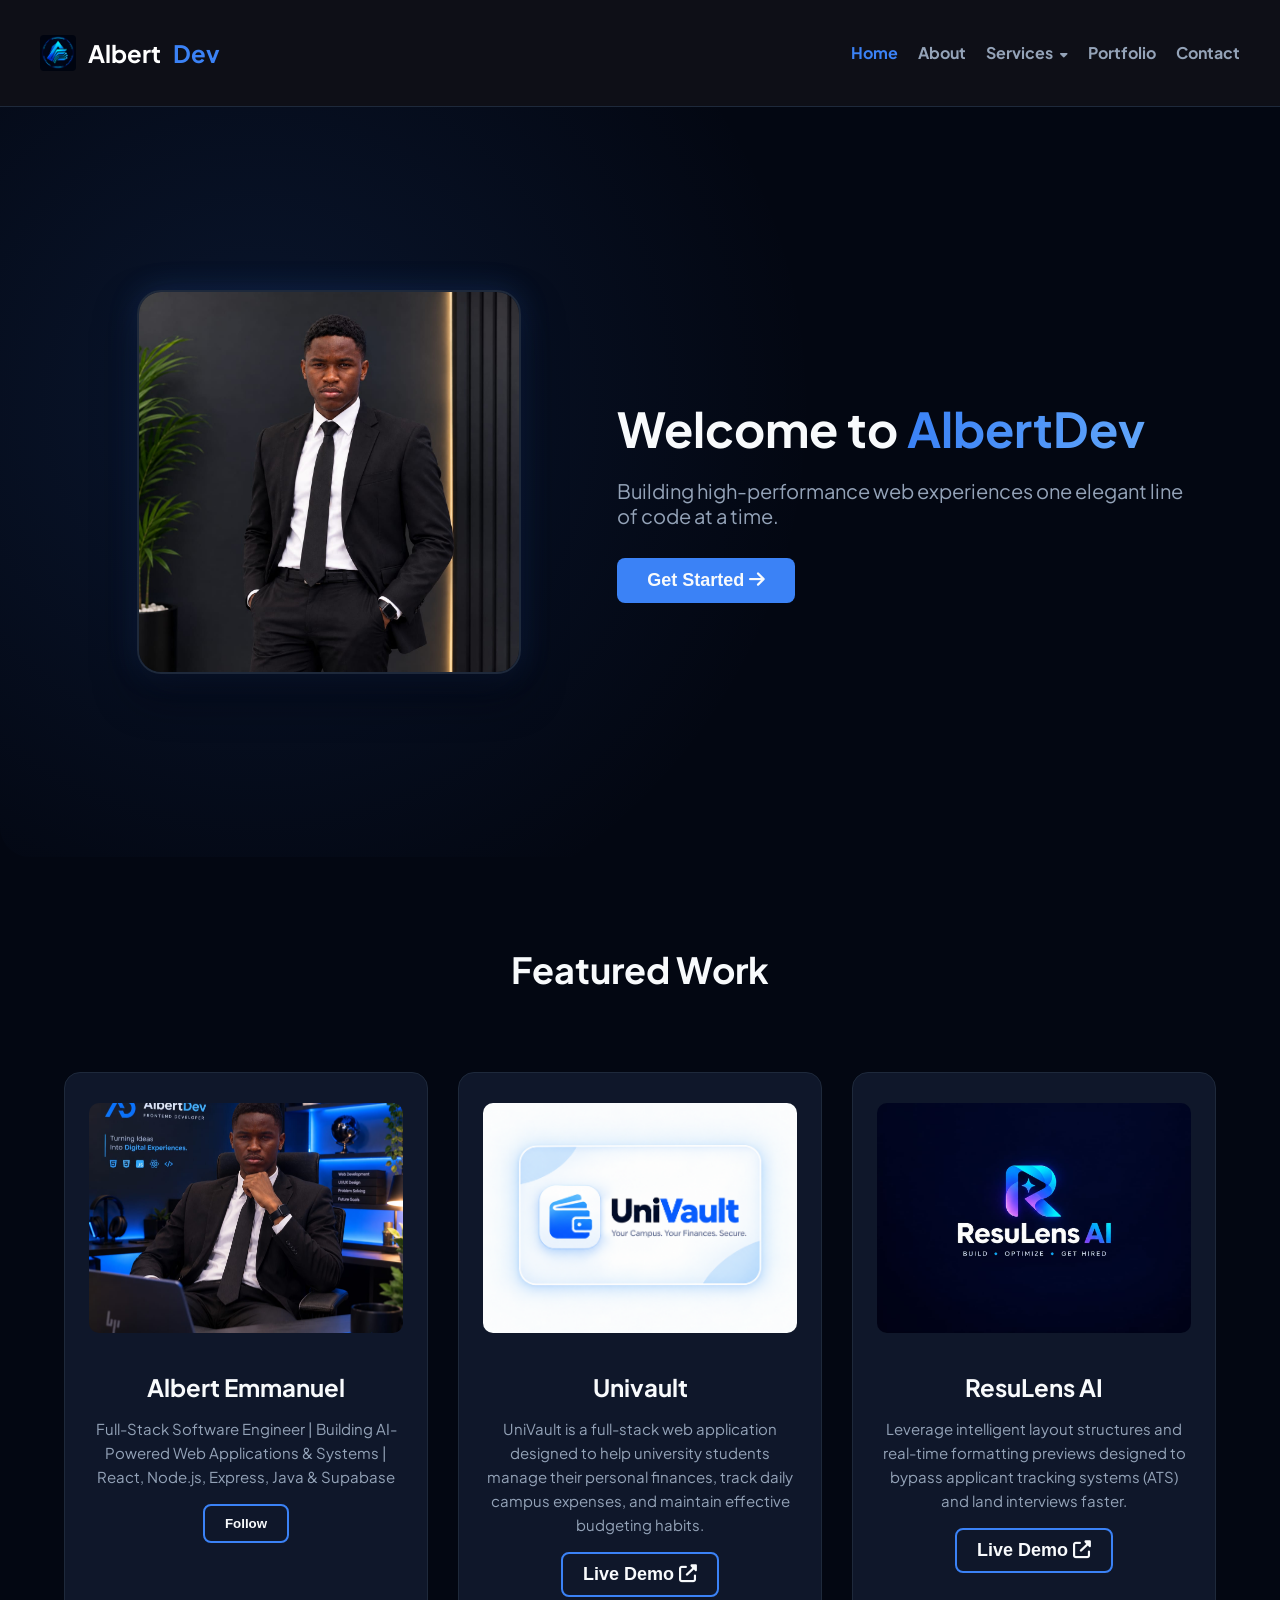
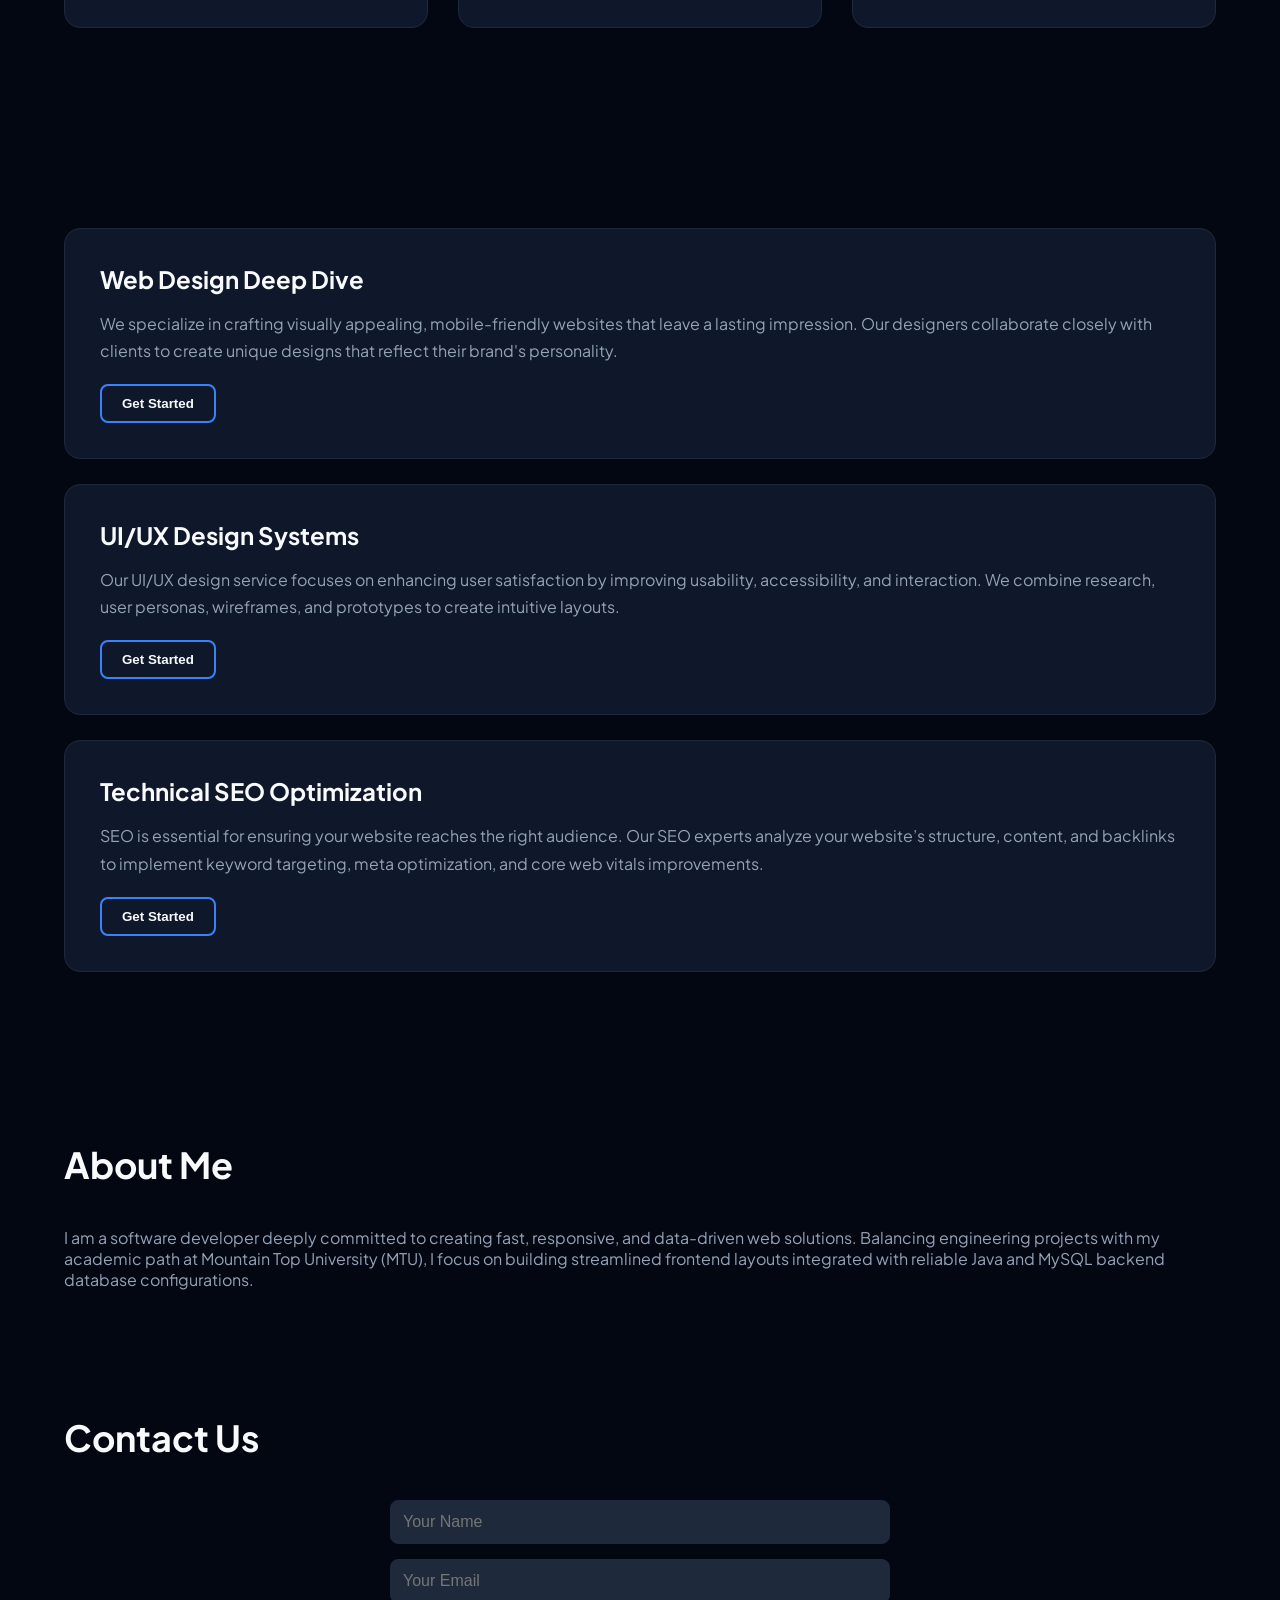
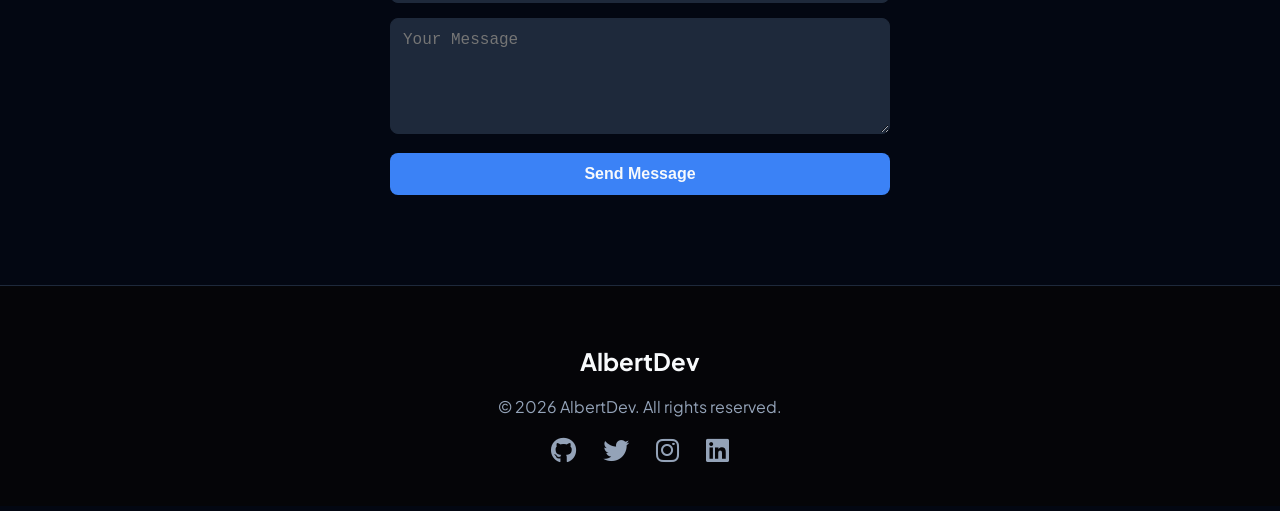
<file: index.html>
<!DOCTYPE html>
<html lang="en">
<head>
    <meta charset="UTF-8">
    <meta name="viewport" content="width=device-width, initial-scale=1.0">
    <title>AlbertDev Portfolio</title>
    <link rel="preconnect" href="https://fonts.googleapis.com">
    <link rel="preconnect" href="https://fonts.gstatic.com" crossorigin>
    <link href="https://fonts.googleapis.com/css2?family=Plus+Jakarta+Sans:wght@400;600;700&display=swap" rel="stylesheet">
    <link rel="stylesheet" href="style.css">
    <link rel="stylesheet" href="https://cdnjs.cloudflare.com/ajax/libs/font-awesome/6.5.0/css/all.min.css">
</head>
<body>

<nav class="navbar">
    <h1 class="logo">
        <img src="Albert image logo.png" alt="AlbertDev Logo" class="logo-icon"> Albert<span>Dev</span>
    </h1>
    <div class="nav-toggle">&#9776;</div>
    <ul class="nav-links">
        <li><a href="#hero" class="active">Home</a></li>
        <li><a href="about.html">About</a></li>
        <li class="dropdown">
            <a href="#services" class="dropdown-trigger">Services <i class="fas fa-caret-down"></i></a>
            <ul class="dropdown-menu">
                <li><a href="contact.html">Web Design</a></li>
                <li><a href="contact.html">UI/UX Design</a></li>
                <li><a href="contact.html">SEO Optimization</a></li>
            </ul>
        </li>
        <li><a href="#cards-section">Portfolio</a></li>
        <li><a href="contact.html">Contact</a></li>
    </ul>
</nav>

<section id="hero" class="hero">
    <div class="hero-container">
        
        <div class="hero-image-side">
            <img src="heroimg.jpeg" alt="Albert Emmanuel" class="profile-avatar">
        </div>
        
        <div class="hero-text-side">
            <h1>Welcome to <span class="text-gradient">AlbertDev</span></h1>
            <p>Building high-performance web experiences one elegant line of code at a time.</p>
            <button class="btn-primary" onclick="scrollToCards()">Get Started <i class="fas fa-arrow-right"></i></button>
        </div>

    </div>
</section>

<section id="cards-section" class="portfolio-section">
    <h2 class="section-title">Featured Work</h2>
    <div class="container grid-3">

        <div class="card portfolio-card profile-card">
            <div class="card-img-wrapper">
                <img src="Albertcardimg.jpeg" alt="Albert Emmanuel" loading="lazy">
            </div>
            <h2>Albert Emmanuel</h2>
            <p class="subtitle">Full-Stack Software Engineer | Building AI-Powered Web Applications & Systems | React, Node.js, Express, Java & Supabase</p>
            <button class="btn-secondary" onclick="window.location.href='mywork.html'">Follow</button>
        </div>

        <div class="card portfolio-card">
            <div class="card-img-wrapper">
                <img src="univaultlogo1.png" alt="Univault" loading="lazy">
            </div>
            <h2>Univault</h2>
            <p>UniVault is a full-stack web application designed to help university students manage their personal finances, track daily campus expenses, and maintain effective budgeting habits.</p>
            <button class="btn-primary" onclick="window.open('https://univault-web-bepi.vercel.app/')">Live Demo <i class="fas fa-external-link-alt"></i></button>
        </div>

        <div class="card portfolio-card">
            <div class="card-img-wrapper">
                <img src="ResuLens AI.jpeg" alt="Bright's Apparel" loading="lazy">
            </div>
            <h2>ResuLens AI</h2>
            <p>Leverage intelligent layout structures and real-time formatting previews designed to bypass applicant tracking systems (ATS) and land interviews faster.</p>
            <button class="btn-primary" onclick="window.open('https://resulens-ai-app.vercel.app/')">Live Demo <i class="fas fa-external-link-alt"></i></button>
        </div>
 </div>
</section>
    <section id="services" class="detailed-services">
    <div class="container grid-3">
        
        <div class="detailed-card">
            <h2>Web Design Deep Dive</h2>
            <p>We specialize in crafting visually appealing, mobile-friendly websites that leave a lasting impression. Our designers collaborate closely with clients to create unique designs that reflect their brand's personality.</p>
            <button class="btn-secondary" onclick="window.location.href='contact.html'">Get Started</button>
        </div>

        <div class="detailed-card">
            <h2>UI/UX Design Systems</h2>
            <p>Our UI/UX design service focuses on enhancing user satisfaction by improving usability, accessibility, and interaction. We combine research, user personas, wireframes, and prototypes to create intuitive layouts.</p>
            <button class="btn-secondary" onclick="window.location.href='contact.html'">Get Started</button>
        </div>

        <div class="detailed-card">
            <h2>Technical SEO Optimization</h2>
            <p>SEO is essential for ensuring your website reaches the right audience. Our SEO experts analyze your website’s structure, content, and backlinks to implement keyword targeting, meta optimization, and core web vitals improvements.</p>
            <button class="btn-secondary" onclick="window.location.href='contact.html'">Get Started</button>
        </div>

    </div>
</section>

<section id="about-section" class="about-section">
    <div class="container">
        <h2 class="section-title">About Me</h2>
        <div class="about-content">
            <p>I am a software developer deeply committed to creating fast, responsive, and data-driven web solutions. Balancing engineering projects with my academic path at Mountain Top University (MTU), I focus on building streamlined frontend layouts integrated with reliable Java and MySQL backend database configurations.</p>
        </div>
    </div>
</section>

<!-- Section 4: Contact Section (Synchronized Formspree Handler) -->
<section id="contact-section" class="contact-section">
    <div class="container">
        <h2 class="section-title">Contact Us</h2>
        <form id="contactForm" class="contact-form" action="https://formspree.io/f/maqdkdrg" method="POST">
            <div class="form-group">
                <input type="text" name="name" placeholder="Your Name" required>
            </div>
            <div class="form-group">
                <input type="email" name="email" placeholder="Your Email" required>
            </div>
            <div class="form-group">
                <textarea name="message" rows="5" placeholder="Your Message" required></textarea>
            </div>
            <button type="submit" class="btn-primary">Send Message</button>
        </form>

        <p id="successMessage" class="success-message" style="margin-top: 15px; display: none; font-weight: bold; color: #10B981;"></p>
    </div>
</section>

<footer class="footer">
    <div class="footer-content">
        <h2>Albert<span class="text-purple">Dev</span></h2>
        <p>© 2026 AlbertDev. All rights reserved.</p>
        <div class="social-icons">
            <a href="#"><i class="fab fa-github"></i></a>
            <a href="#"><i class="fab fa-twitter"></i></a>
            <a href="#"><i class="fab fa-instagram"></i></a>
            <a href="#"><i class="fab fa-linkedin"></i></a>
        </div>
    </div>
</footer>

<button id="backToTop" title="Go to top">↑</button>

<script>
    const toggle = document.querySelector('.nav-toggle');
    const navLinks = document.querySelector('.nav-links');
    toggle.addEventListener('click', () => navLinks.classList.toggle('active'));

    function scrollToCards() {
        document.getElementById('cards-section').scrollIntoView({ behavior: 'smooth' });
    }

    const backToTop = document.getElementById("backToTop");
    window.onscroll = function() {
        if (document.body.scrollTop > 300 || document.documentElement.scrollTop > 300) {
            backToTop.style.display = "block";
        } else {
            backToTop.style.display = "none";
        }
    };

    backToTop.addEventListener("click", () => {
        window.scrollTo({ top: 0, behavior: "smooth" });
    });
  // Formspree AJAX Submission Handler (Matched to contact.html)
const form = document.getElementById("contactForm");
const successMessage = document.getElementById("successMessage");

form.addEventListener("submit", function(e) {
    e.preventDefault(); 

    const data = new FormData(form);

    fetch(form.action, {
        method: "POST",
        body: data,
        headers: { 'Accept': 'application/json' }
    })
    .then(response => {
        if(response.ok) {
            successMessage.textContent = "✅ Thank you! Your message has been sent.";
            successMessage.style.color = "#10B981";
            successMessage.style.display = "block";
            form.reset();
        } else {
            successMessage.textContent = "⚠️ Oops! Something went wrong. Try again.";
            successMessage.style.color = "#EF4444";
            successMessage.style.display = "block";
        }
    })
    .catch(() => {
        successMessage.textContent = "⚠️ Oops! Something went wrong. Try again.";
        successMessage.style.color = "#EF4444";
        successMessage.style.display = "block";
    });
});
</script>
</body>
</html>
</file>
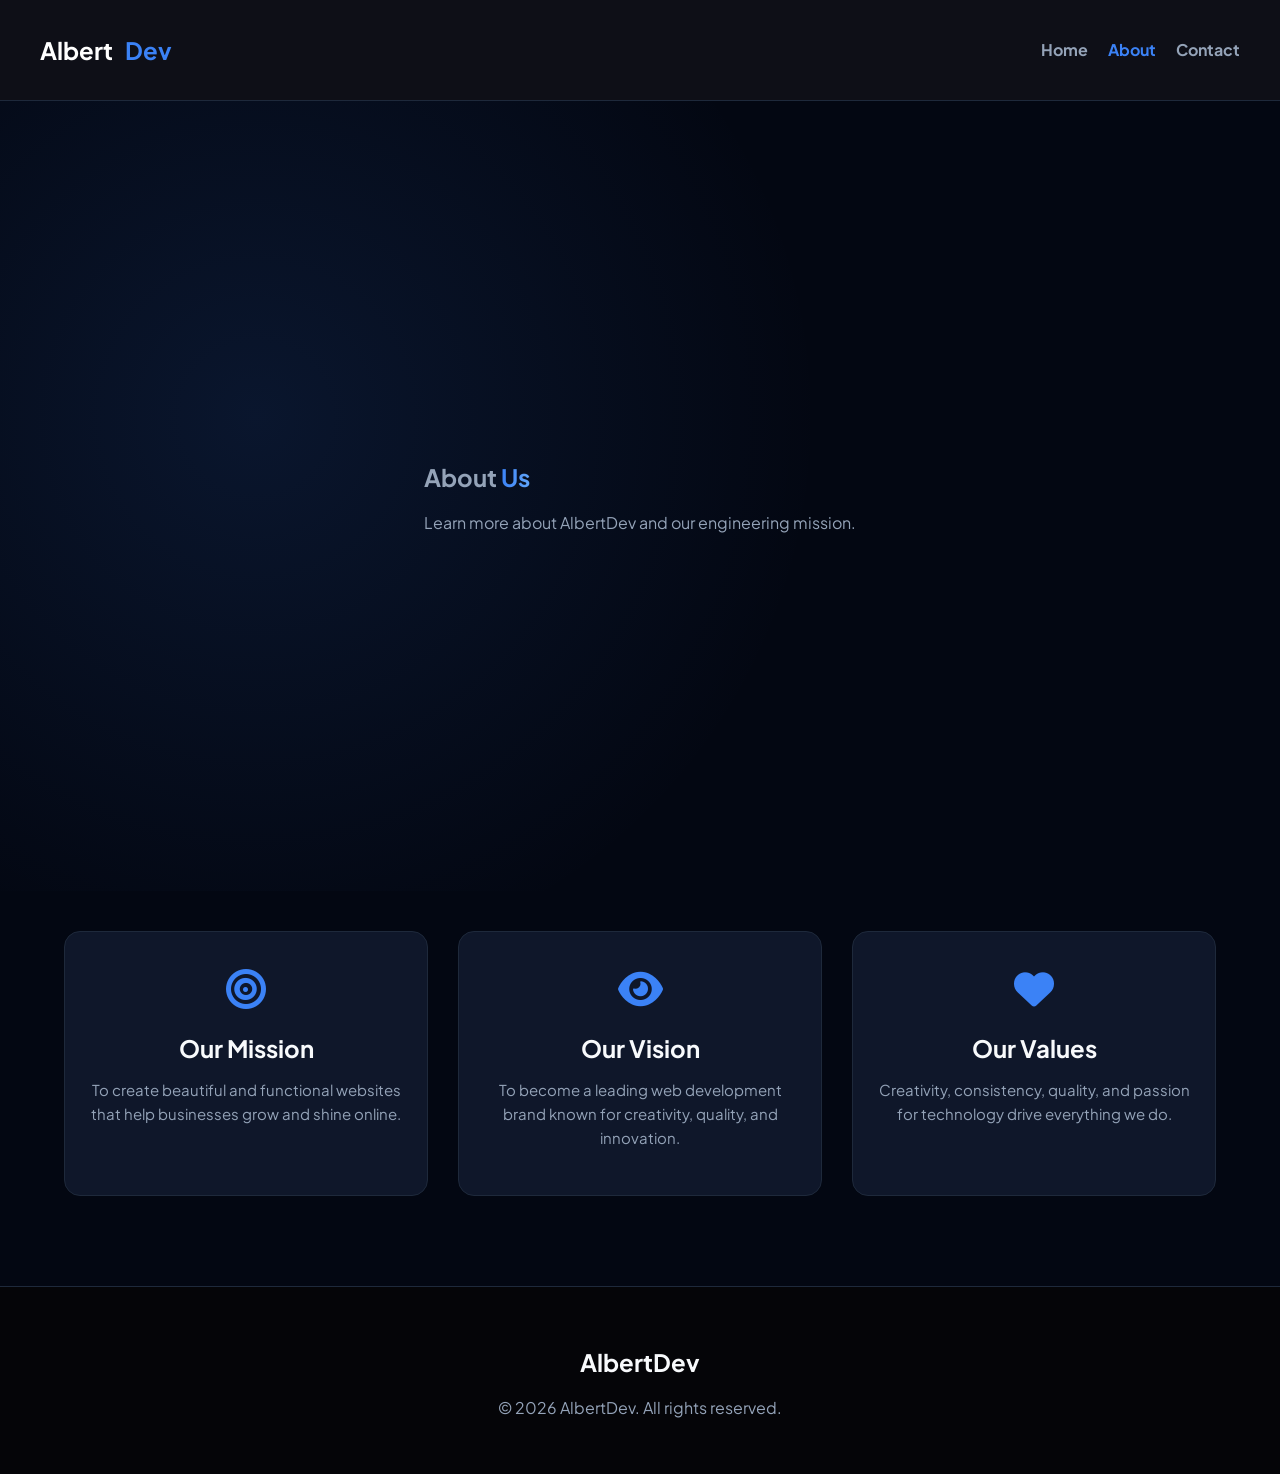
<file: about.html>
<!DOCTYPE html>
<html lang="en">
<head>
    <meta charset="UTF-8">
    <title>About Us - AlbertDev</title>
    <link rel="preconnect" href="https://fonts.googleapis.com">
    <link rel="preconnect" href="https://fonts.gstatic.com" crossorigin>
    <link href="https://fonts.googleapis.com/css2?family=Plus+Jakarta+Sans:wght@400;600;700&display=swap" rel="stylesheet">
    <link rel="stylesheet" href="style.css">
    <link rel="stylesheet" href="https://cdnjs.cloudflare.com/ajax/libs/font-awesome/6.5.0/css/all.min.css">
    <meta name="viewport" content="width=device-width, initial-scale=1.0">
</head>
<body>

    <nav class="navbar">
        <h1 class="logo">Albert<span>Dev</span></h1>
        <ul class="nav-links">
            <li><a href="index.html">Home</a></li>
            <li><a href="about.html" class="active">About</a></li>
            <li><a href="contact.html">Contact</a></li>
        </ul>
    </nav>

    <section class="hero small-hero">
        <div class="hero-content">
            <h1>About <span class="text-gradient">Us</span></h1>
            <p>Learn more about AlbertDev and our engineering mission.</p>
        </div>
    </section>

    <div class="container">
        <div class="grid-3">
            
            <div class="card">
                <div class="card-icon"><i class="fas fa-bullseye" style="color: var(--accent-purple);"></i></div>
                <h2>Our Mission</h2>
                <p>To create beautiful and functional websites that help businesses grow and shine online.</p>
            </div>

            <div class="card">
                <div class="card-icon"><i class="fas fa-eye" style="color: var(--accent-purple);"></i></div>
                <h2>Our Vision</h2>
                <p>To become a leading web development brand known for creativity, quality, and innovation.</p>
            </div>

            <div class="card">
                <div class="card-icon"><i class="fas fa-heart" style="color: var(--accent-purple);"></i></div>
                <h2>Our Values</h2>
                <p>Creativity, consistency, quality, and passion for technology drive everything we do.</p>
            </div>

        </div>
    </div>

    <footer class="footer">
        <div class="footer-content">
            <h2>Albert<span class="text-purple">Dev</span></h2>
            <p>© 2026 AlbertDev. All rights reserved.</p>
        </div>
    </footer>

</body>
</html>
</file>
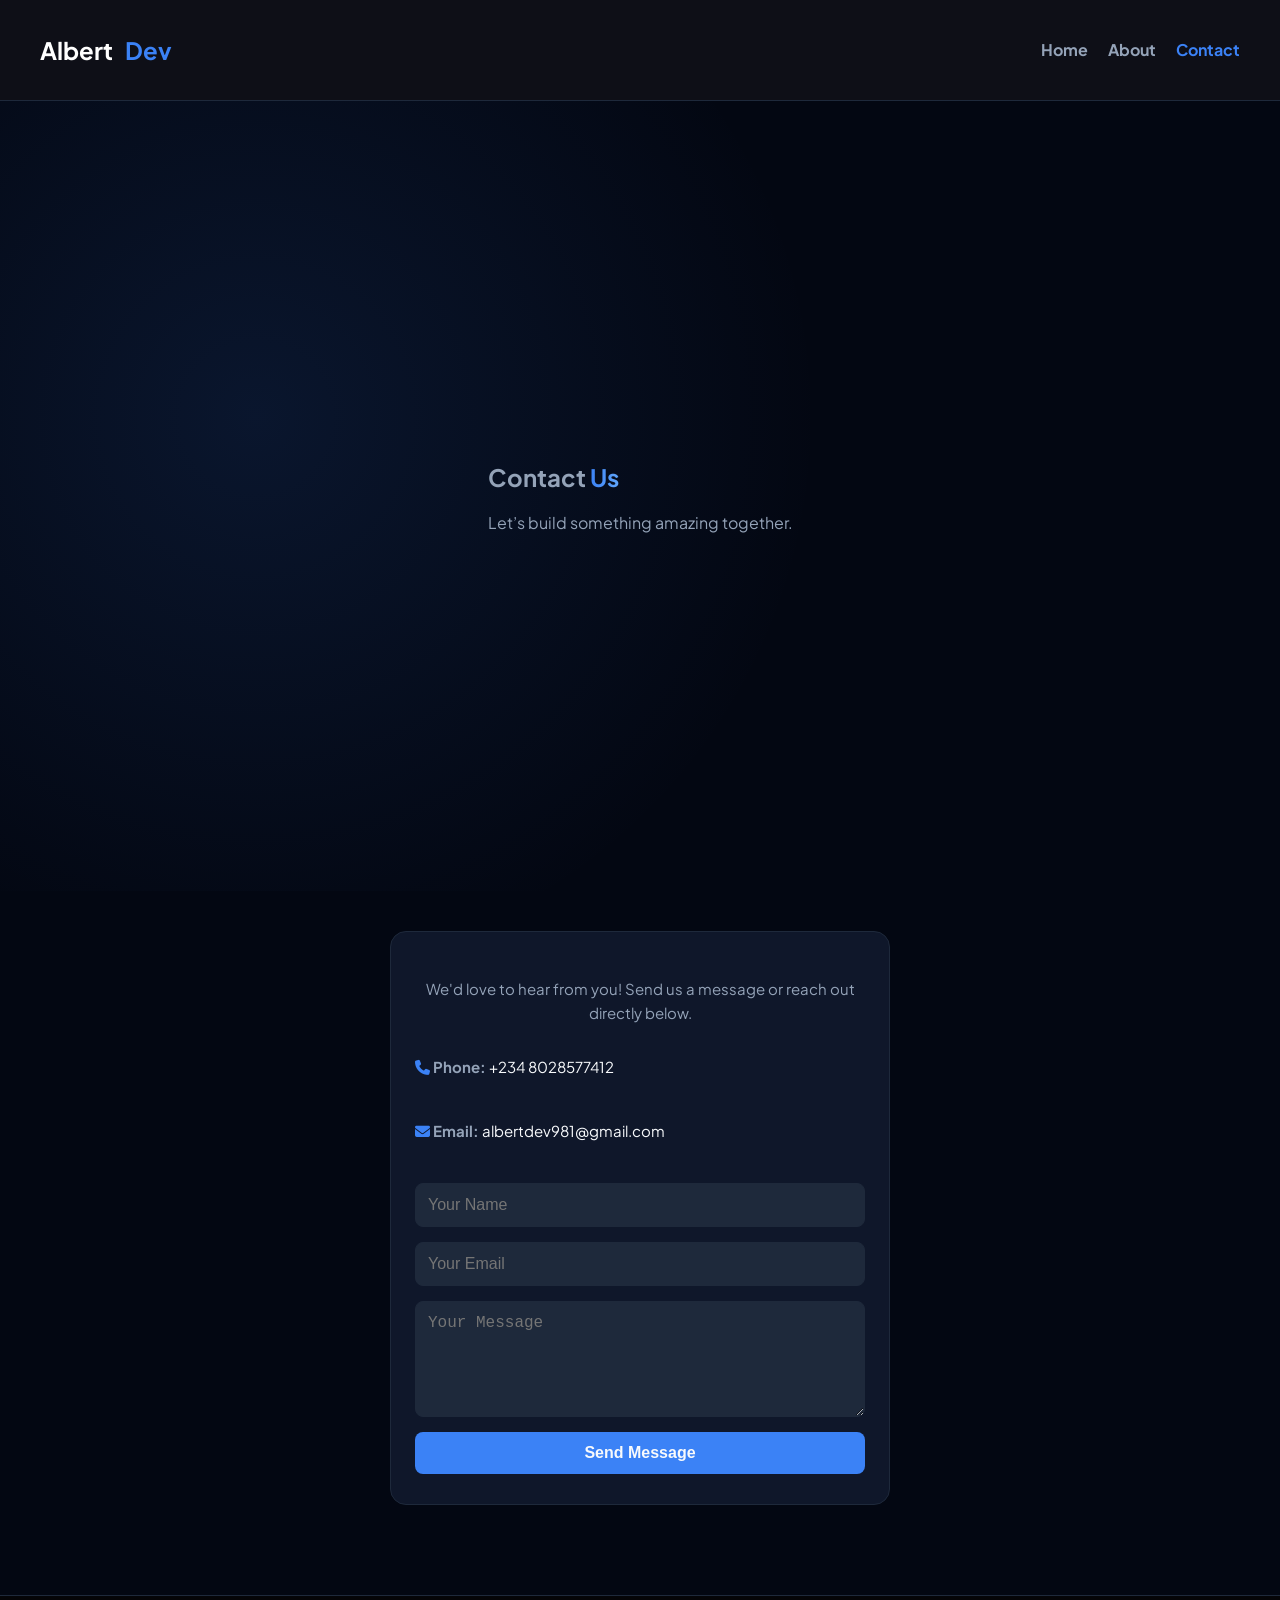
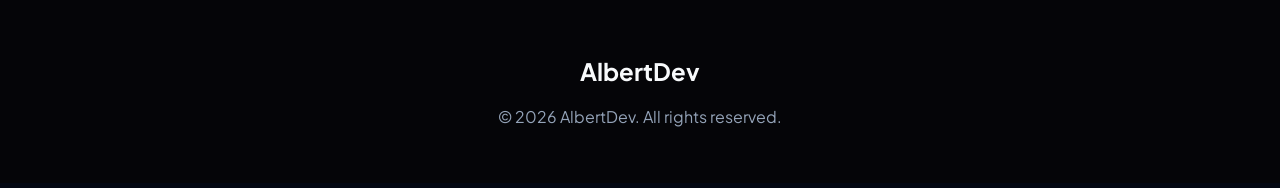
<file: contact.html>
<!DOCTYPE html>
<html lang="en">
<head>
    <meta charset="UTF-8">
    <title>Contact Us - AlbertDev</title>
    <link rel="preconnect" href="https://fonts.googleapis.com">
    <link rel="preconnect" href="https://fonts.gstatic.com" crossorigin>
    <link href="https://fonts.googleapis.com/css2?family=Plus+Jakarta+Sans:wght@400;600;700&display=swap" rel="stylesheet">
    <link rel="stylesheet" href="style.css">
    <link rel="stylesheet" href="https://cdnjs.cloudflare.com/ajax/libs/font-awesome/6.5.0/css/all.min.css">
    <meta name="viewport" content="width=device-width, initial-scale=1.0">
</head>
<body>

    <nav class="navbar">
        <h1 class="logo">Albert<span>Dev</span></h1>
        <ul class="nav-links">
            <li><a href="index.html">Home</a></li>
            <li><a href="about.html">About</a></li>
            <li><a href="contact.html" class="active">Contact</a></li>
        </ul>
    </nav>

    <section class="hero small-hero">
        <div class="hero-content">
            <h1>Contact <span class="text-gradient">Us</span></h1>
            <p>Let’s build something amazing together.</p>
        </div>
    </section>

    <div class="container" style="display: flex; justify-content: center;">
        <div class="card contact-card-wrapper" style="width: 500px; max-width: 95%;">

            <p class="contact-note">
                We'd love to hear from you! Send us a message or reach out directly below.
            </p>

            <div class="contact-info" style="margin-bottom: 25px; text-align: left; display: flex; flex-direction: column; gap: 10px;">
                <p><strong><i class="fas fa-phone" style="color: var(--accent-purple);"></i> Phone:</strong> 
                    <a href="tel:+2348028577412" style="color: var(--text-primary); text-decoration: none;">+234 8028577412</a>
                </p>

                <p><strong><i class="fas fa-envelope" style="color: var(--accent-purple);"></i> Email:</strong> 
                    <a href="mailto:albertdev981@email.com" style="color: var(--text-primary); text-decoration: none;">albertdev981@gmail.com</a>
                </p>
            </div>

            <form id="contactForm" class="contact-form" action="https://formspree.io/f/maqdkdrg" method="POST">
                <input type="text" name="name" placeholder="Your Name" required>
                <input type="email" name="email" placeholder="Your Email" required>
                <textarea name="message" rows="5" placeholder="Your Message" required></textarea>
                <button type="submit" style="width: 100%;">Send Message</button>
            </form>

            <p id="successMessage" class="success-message" style="margin-top: 15px; display: none; font-weight: bold; color: #10B981;"></p>

        </div>
    </div>

    <footer class="footer">
        <div class="footer-content">
            <h2>Albert<span class="text-purple">Dev</span></h2>
            <p>© 2026 AlbertDev. All rights reserved.</p>
        </div>
    </footer>

    <script>
        const form = document.getElementById("contactForm");
        const successMessage = document.getElementById("successMessage");

        form.addEventListener("submit", function(e) {
            e.preventDefault(); 

            const data = new FormData(form);

            fetch(form.action, {
                method: "POST",
                body: data,
                headers: { 'Accept': 'application/json' }
            })
            .then(response => {
                if(response.ok) {
                    successMessage.textContent = "✅ Thank you! Your message has been sent.";
                    successMessage.style.display = "block";
                    form.reset();
                } else {
                    successMessage.textContent = "⚠️ Oops! Something went wrong. Try again.";
                    successMessage.style.color = "#EF4444";
                    successMessage.style.display = "block";
                }
            })
            .catch(() => {
                successMessage.textContent = "⚠️ Oops! Something went wrong. Try again.";
                successMessage.style.color = "#EF4444";
                successMessage.style.display = "block";
            });
        });
    </script>
</body>
</html>
</file>
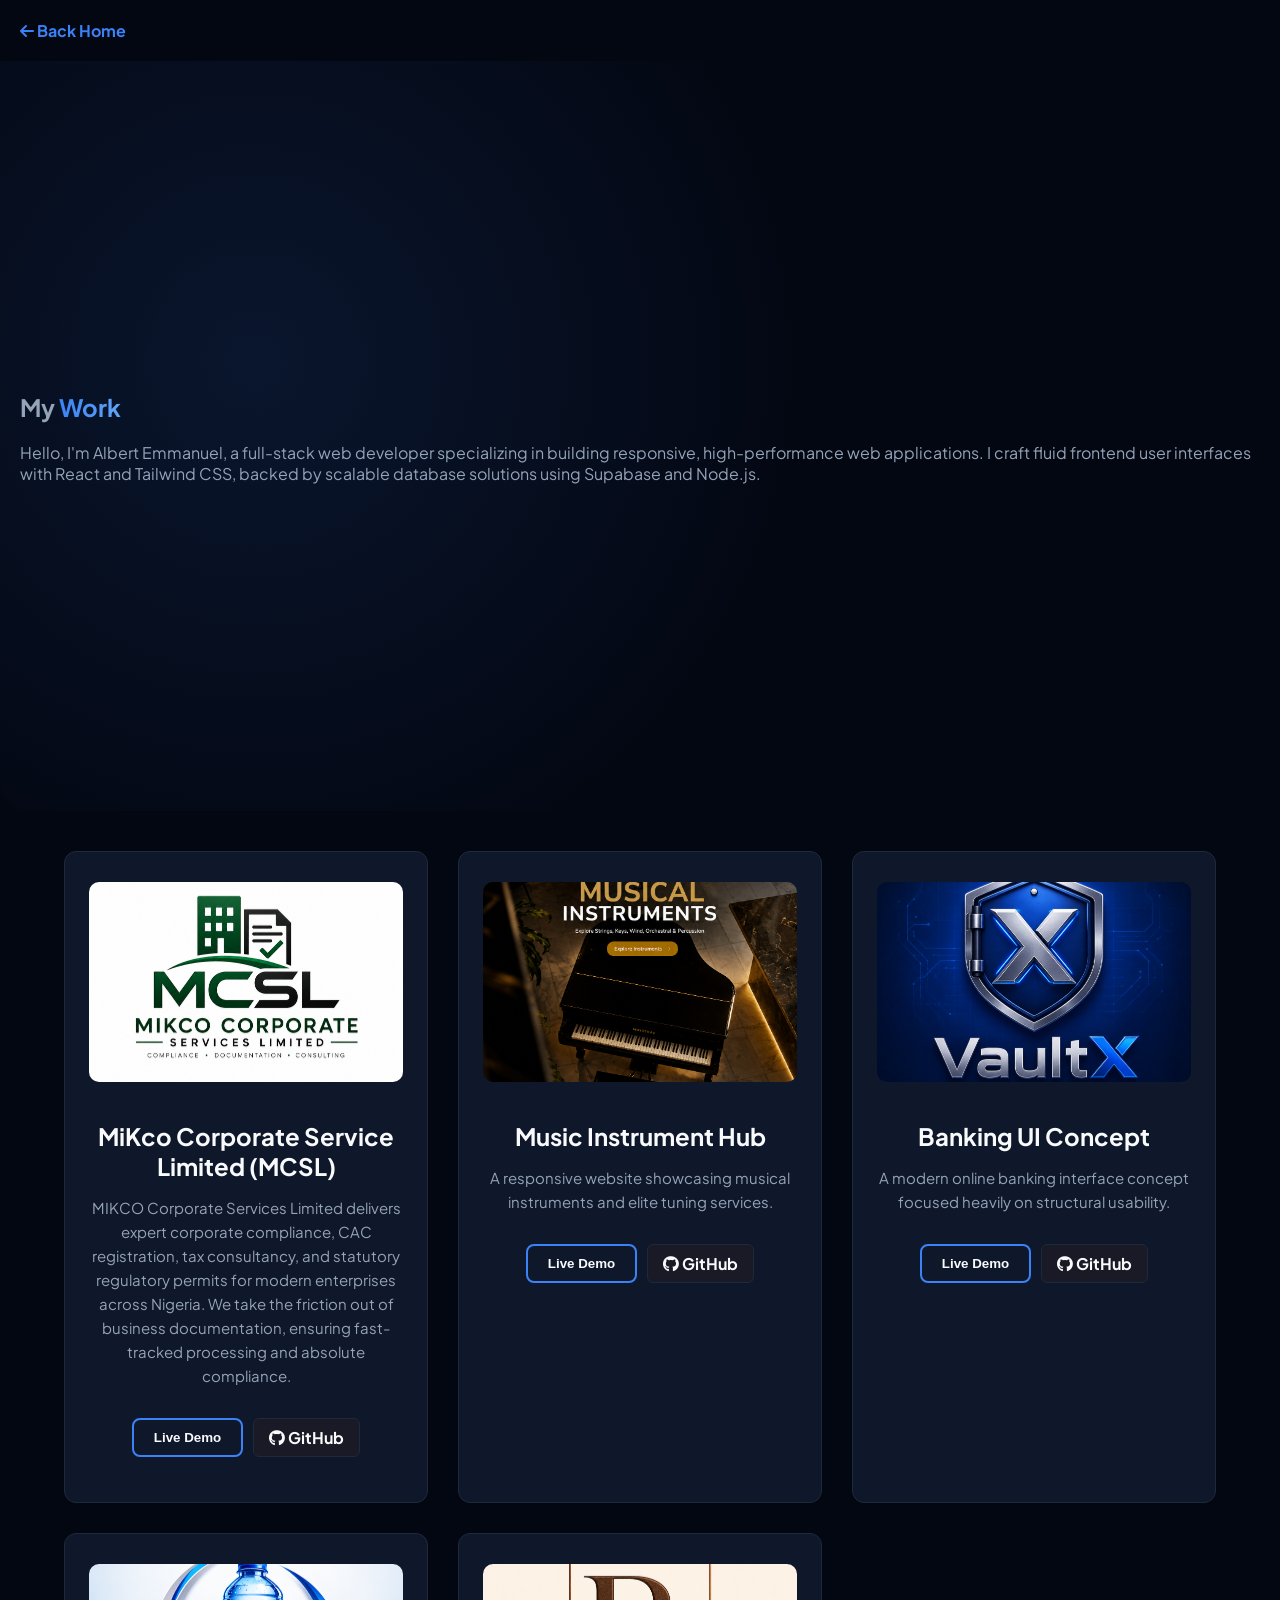
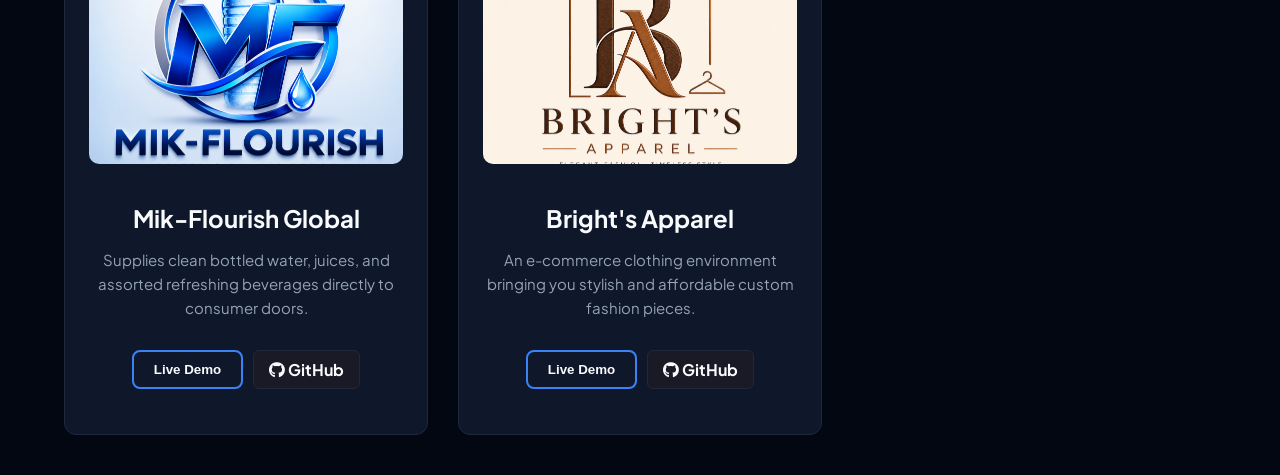
<file: mywork.html>
<!DOCTYPE html>
<html lang="en">
<head>
    <meta charset="UTF-8">
    <meta name="viewport" content="width=device-width, initial-scale=1.0">
    <title>My Work | AlbertDev</title>
    <link rel="preconnect" href="https://fonts.googleapis.com">
    <link rel="preconnect" href="https://fonts.gstatic.com" crossorigin>
    <link href="https://fonts.googleapis.com/css2?family=Plus+Jakarta+Sans:wght@400;600;700&display=swap" rel="stylesheet">
    <link rel="stylesheet" href="style.css">
    <link rel="stylesheet" href="https://cdnjs.cloudflare.com/ajax/libs/font-awesome/6.5.0/css/all.min.css">
</head>
<body>

    <a href="index.html" class="back-home"><i class="fas fa-arrow-left"></i> Back Home</a>

    <section class="hero">
        <div class="hero-content">
            <h1>My <span class="text-gradient">Work</span></h1>
            <p>
               Hello, I'm Albert Emmanuel, a full-stack web developer specializing in building responsive, high-performance web applications. I craft fluid frontend user interfaces with React and Tailwind CSS, backed by scalable database solutions using Supabase and Node.js.
            </p>
        </div>
    </section>

    <section class="container">
        <div class="grid-3">

          
                  
              <div class="card project-card">
                <img src="MCSLlogo.png" alt="MCSL" loading="lazy">
                <h2>MiKco Corporate Service Limited (MCSL)</h2>
                <p>MIKCO Corporate Services Limited delivers expert corporate compliance, CAC registration, tax consultancy, and statutory regulatory permits for modern enterprises across Nigeria. We take the friction out of business documentation, ensuring fast-tracked processing and absolute compliance.</p>
                <div class="project-buttons">
                    <button class="demo-btn" onclick="window.open('https://mikco-corperate-service-limited.vercel.app/')">Live Demo</button>
                    <a href="" target="_blank" class="github-btn"><i class="fab fa-github"></i> GitHub</a>
                </div>
            </div>

            
            <div class="card project-card">
                <img src="musotraxlogo.png" alt="Music Instrument Website" loading="lazy">
                <h2>Music Instrument Hub</h2>
                <p>A responsive website showcasing musical instruments and elite tuning services.</p>
                <div class="project-buttons">
                    <button class="demo-btn" onclick="window.open('https://musotrax.netlify.app/')">Live Demo</button>
                    <a href="https://github.com/Albertmnuel/music-instrument-website" target="_blank" class="github-btn"><i class="fab fa-github"></i> GitHub</a>
                </div>
            </div>

            <div class="card project-card">
                <img src="VaultX logo.png" alt="Banking UI Concept" loading="lazy">
                <h2>Banking UI Concept</h2>
                <p>A modern online banking interface concept focused heavily on structural usability.</p>
                <div class="project-buttons">
                    <button class="demo-btn" onclick="window.open('https://vault-x-tan.vercel.app/')">Live Demo</button>
                    <a href="https://vault-x-tan.vercel.app/" target="_blank" class="github-btn"><i class="fab fa-github"></i> GitHub</a>
                </div>
            </div>

            <div class="card project-card">
                <img src="Mik-logoo.png" alt="Mik-Flourish Global" loading="lazy">
                <h2>Mik-Flourish Global</h2>
                <p>Supplies clean bottled water, juices, and assorted refreshing beverages directly to consumer doors.</p>
                <div class="project-buttons">
                    <button class="demo-btn" onclick="window.open('https://mik-flourish-water-and-drinks-depot.vercel.app')">Live Demo</button>
                    <a href="https://albertmnuel.github.io/MIK-FLOURISH-WATER-AND-DRINKS-DEPOT/" target="_blank" class="github-btn"><i class="fab fa-github"></i> GitHub</a>
                </div>
            </div>

            <div class="card project-card">
                <img src="brightslogo.png" alt="Bright's Apparel" loading="lazy">
                <h2>Bright's Apparel</h2>
                <p>An e-commerce clothing environment bringing you stylish and affordable custom fashion pieces.</p>
                <div class="project-buttons">
                    <button class="demo-btn" onclick="window.open('https://bight-s-apparel.vercel.app/')">Live Demo</button>
                    <a href="https://albertmnuel.github.io/Bight-s-Apparel/" target="_blank" class="github-btn"><i class="fab fa-github"></i> GitHub</a>
                </div>
            </div>

        </div>
    </section>

</body>
</html>
</file>
<file: style.css>
/* ==========================================
   THEME VARIABLES (The Screenshot Aesthetic)
   ========================================== */
:root {
    --bg-dark-obsidian: #030712; /* Deep midnight-slate background */
    --bg-card-slate: #0F172A;    /* Dark electric blue/slate for cards */
    --bg-input: #1E293B;         /* Input field background block */
    --accent-purple: #3B82F6;    /* Bright electric blue matching the FTMO style */
    --accent-glow: rgba(59, 130, 246, 0.25);
    --text-primary: #F8FAFC;      /* White text headers */
    --text-secondary: #94A3B8;    /* Soft slate blue body text */
    --border-subtle: #1E293B;     /* Seamless card borders */
}

/* ================== BODY ================== */
body {
    font-family: 'Plus Jakarta Sans', Arial, sans-serif;
    margin: 0;
    background-color: var(--bg-dark-obsidian);
    color: var(--text-secondary);
}

html {
    scroll-behavior: smooth;
}

/* ================== NAVBAR ================== */
.navbar {
    display: flex;
    justify-content: space-between;
    align-items: center;
    background-color: rgba(18, 18, 26, 0.8);
    backdrop-filter: blur(12px); 
    -webkit-backdrop-filter: blur(12px);
    padding: 15px 40px;
    position: sticky;
    top: 0;
    z-index: 1000;
    border-bottom: 1px solid var(--border-subtle);
}

.logo {
    color: var(--text-primary);
    font-size: 24px;
    font-weight: bold;
}

.logo span {
    color: var(--accent-purple);
}

.nav-toggle {
    display: none;
    font-size: 28px;
    color: var(--text-primary);
    cursor: pointer;
}

.nav-links {
    list-style: none;
    display: flex;
    gap: 20px;
    margin: 0;
    padding: 0;
}

.nav-links a {
    text-decoration: none;
    color: var(--text-secondary);
    font-weight: bold;
    transition: color 0.3s ease;
}

.nav-links a:hover, .nav-links a.active {
    color: var(--accent-purple);
}

/* ================== MIKCO STYLE FLOATING DROPDOWN ================== */
.dropdown {
    position: relative;
}

.dropdown-trigger i {
    font-size: 12px;
    margin-left: 4px;
    transition: transform 0.3s ease;
}

/* Consolidated dropdown menu using Mikco's slide-and-fade animation rules */
.dropdown-menu {
    display: block; 
    position: absolute;
    top: 100%; 
    left: 0;
    background-color: var(--bg-card-slate);
    border: 1px solid var(--border-subtle);
    list-style: none;
    padding: 10px 0;
    min-width: 170px;
    border-radius: 8px;
    box-shadow: 0 10px 25px rgba(0, 0, 0, 0.3), 0 0 15px var(--accent-glow);
    
    /* Animation initial states (hidden, pulled slightly upward) */
    opacity: 0;
    visibility: hidden;
    transform: translateY(-10px); 
    
    /* Transition curves matching the sleek corporate interface */
    transition: opacity 0.3s ease, transform 0.3s ease, visibility 0.3s ease;
    z-index: 1000;
}

.dropdown-menu li {
    padding: 0;
}

.dropdown-menu li a {
    color: var(--text-secondary);
    text-decoration: none;
    display: block;
    padding: 10px 20px;
    font-size: 14px;
    font-weight: 600;
    transition: all 0.2s ease;
}

/* Dropdown interactive links hover */
.dropdown-menu li a:hover {
    color: var(--text-primary);
    background-color: rgba(59, 130, 246, 0.1); 
    padding-left: 24px; /* Micro-motion forward bounce */
}

/* Hovering over parent slides DOWN into view */
.dropdown:hover .dropdown-menu {
    opacity: 1;
    visibility: visible;
    transform: translateY(0); 
}

/* Rotates the caret smoothly */
.dropdown:hover .dropdown-trigger i {
    transform: rotate(180deg);
    color: var(--accent-purple);
}
 /* ================== REBUILT HERO SECTION ================== */
.hero {
    min-height: 70vh;
    display: flex;
    align-items: center;
    justify-content: center;
    padding: 60px 20px;
    background: radial-gradient(circle at 20% 40%, rgba(59, 130, 246, 0.12) 0%, transparent 50%);
    overflow: hidden;
    border-bottom-left-radius: 30px;
    border-bottom-right-radius: 30px;
}
 .hero-container {
    display: flex;
    align-items: center;
    justify-content: space-between;
    gap: 50px;
    width: 90%;
    max-width: 1100px;
    margin: 0 auto;
}

.hero-image-side {
    flex: 1;
    display: flex;
    justify-content: center;
    align-items: center;
}

.profile-avatar {
    width: 100%;
    max-width: 380px;
    height: auto;
    border-radius: 24px;
    border: 2px solid var(--border-subtle);
    box-shadow: 0 20px 40px rgba(3, 7, 18, 0.6), 0 0 30px rgba(59, 130, 246, 0.2);
    object-fit: cover;
}

.hero-text-side {
    flex: 1.2;
    text-align: left;
}

.hero-text-side h1 {
    font-size: 48px;
    margin-bottom: 20px;
    line-height: 1.2;
    color: var(--text-primary);
}

.hero-text-side p {
    font-size: 20px;
    margin-bottom: 30px;
    color: var(--text-secondary);
}

.hero button, .btn-primary {
    background-color: var(--accent-purple);
    color: var(--text-primary);
    border: none;
    padding: 12px 30px;
    border-radius: 8px;
    font-size: 18px;
    cursor: pointer;
    font-weight: 600;
    transition: all 0.3s ease;
}

.hero button:hover, .btn-primary:hover {
    background-color: #2563EB; 
    box-shadow: 0 5px 25px var(--accent-glow);
    transform: translateY(-2px);
}

.small-hero {
    padding: 80px 20px;
    border-radius: 0;
}

/* ================== LAYOUT STRUCTURE & CARDS ================== */
.container {
    width: 90%;
    max-width: 1200px;
    margin: 0 auto;
    padding: 40px 0;
}

/* Sleek Flexible Grid Layout */
.grid-3 {
    display: grid;
    grid-template-columns: repeat(auto-fit, minmax(320px, 1fr));
    gap: 30px;
}

.card {
    background-color: var(--bg-card-slate);
    border: 1px solid var(--border-subtle);
    padding: 30px 24px;
    border-radius: 16px;
    text-align: center;
    box-sizing: border-box;
    transition: transform 0.3s cubic-bezier(0.4, 0, 0.2, 1), border-color 0.3s, box-shadow 0.3s;
}

.card:hover {
    transform: translateY(-8px);
    border-color: var(--accent-purple);
    box-shadow: 0 12px 40px var(--accent-glow);
}

.card img, .card-img-wrapper img {
    width: 100%;
    border-radius: 10px;
    margin-bottom: 15px;
    object-fit: cover;
    height: 230px;
}

.card h2 {
    color: var(--text-primary);
    font-size: 24px;
    margin-bottom: 12px;
}

.card p {
    color: var(--text-secondary);
    font-size: 15px;
    line-height: 1.6;
}

.card button, .btn-secondary {
    background-color: transparent;
    color: var(--text-primary);
    border: 2px solid var(--accent-purple);
    padding: 10px 20px;
    border-radius: 8px;
    cursor: pointer;
    font-weight: 600;
    transition: all 0.3s ease;
}

.card button:hover, .btn-secondary:hover {
    background-color: var(--accent-purple);
    transform: scale(1.05);
}

.card-icon {
    font-size: 40px;
    color: var(--accent-purple);
    margin-bottom: 15px;
}

/* ================== DETAILED SERVICES DISPLAY FIXED ================== */
.detailed-services {
    padding: 60px 0;
    background: var(--bg-dark-obsidian);
}

.detailed-services .container {
    display: flex;
    flex-direction: column;
    gap: 25px;
}

.detailed-card {
    background-color: var(--bg-card-slate);
    border: 1px solid var(--border-subtle);
    padding: 35px;
    border-radius: 16px;
    text-align: left;
    transition: border-color 0.3s ease;
}

.detailed-card:hover {
    border-color: var(--accent-purple);
}

.detailed-card h2 {
    color: var(--text-primary);
    margin-top: 0;
    margin-bottom: 15px;
}

.detailed-card p {
    color: var(--text-secondary);
    line-height: 1.7;
    margin-bottom: 20px;
    font-size: 16px;
}
 /* ================== SERVICES / PORTFOLIO UTILITIES ================== */
.services-section, .portfolio-section {
    padding: 60px 0;
    text-align: center;
}

.section-title {
    font-size: 36px;
    color: var(--text-primary);
    margin-bottom: 40px;
}

.text-gradient {
    background: linear-gradient(to right, #3B82F6, #60A5FA);
    -webkit-background-clip: text;
    -webkit-text-fill-color: transparent;
}
/* ================== CONTACT FORM ================== */
.contact-form {
    max-width: 500px;
    margin: auto;
    display: flex;
    flex-direction: column;
    gap: 15px;
}

.contact-form input,
.contact-form textarea {
    padding: 12px;
    border-radius: 8px;
    background-color: var(--bg-input);
    border: 1px solid var(--border-subtle);
    color: var(--text-primary);
    font-size: 16px;
    width: 100%;
    box-sizing: border-box;
    transition: border 0.3s ease, box-shadow 0.3s ease;
}

.contact-form input:focus,
.contact-form textarea:focus {
    border-color: var(--accent-purple);
    box-shadow: 0 0 8px var(--accent-glow);
    outline: none;
}

.contact-form button {
    background-color: var(--accent-purple);
    color: var(--text-primary);
    border: none;
    padding: 12px;
    border-radius: 8px;
    font-size: 16px;
    font-weight: 600;
    cursor: pointer;
    transition: all 0.3s ease;
}

.contact-form button:hover {
    background-color: #2563EB;
    transform: scale(1.02);
}

/* ================== FOOTER ================== */
.footer {
    background-color: #050508;
    border-top: 1px solid var(--border-subtle);
    color: var(--text-primary);
    text-align: center;
    padding: 40px 20px;
    margin-top: 50px;
}

.footer p {
    color: var(--text-secondary);
}

.social-icons a {
    text-decoration: none;
    color: var(--text-secondary);
    font-size: 26px;
    margin: 0 12px;
    display: inline-block;
    transition: transform 0.3s ease, color 0.3s ease;
}

.social-icons a:hover {
    transform: scale(1.2);
    color: var(--accent-purple);
}

/* ================== BACK TO TOP BUTTON ================== */
#backToTop {
    position: fixed;
    bottom: 40px;
    right: 40px;
    display: none;
    background-color: var(--accent-purple);
    color: white;
    border: none;
    padding: 12px 18px;
    border-radius: 50%;
    font-size: 20px;
    cursor: pointer;
    box-shadow: 0 4px 15px var(--accent-glow);
    transition: all 0.3s ease;
}

#backToTop:hover {
    background-color: #2563EB;
    transform: scale(1.1);
}

.back-home {
    display: inline-block;
    margin: 20px;
    text-decoration: none;
    color: var(--accent-purple);
    font-weight: bold;
}

/* ================== PROJECT GRID SECTION ================== */
.projects {
    padding: 80px 10%;
    text-align: center;
}

.projects-grid {
    display: grid;
    grid-template-columns: repeat(auto-fit, minmax(280px, 1fr));
    gap: 30px;
    margin-top: 40px;
}

.project-card {
    background-color: var(--bg-card-slate);
    border: 1px solid var(--border-subtle);
    border-radius: 12px;
    overflow: hidden;
    transition: 0.3s ease;
}

.project-card:hover {
    transform: translateY(-8px);
    border-color: var(--accent-purple);
    box-shadow: 0 12px 30px var(--accent-glow);
}

.project-card img {
    width: 100%;
    height: 200px;
    object-fit: cover;
}

.project-buttons {
    display: flex;
    justify-content: center;
    gap: 10px;
    padding: 15px;
}

.demo-btn, .github-btn {
    padding: 8px 15px;
    text-decoration: none;
    border-radius: 6px;
    font-weight: bold;
    transition: 0.2s ease;
}

.demo-btn {
    background: var(--accent-purple);
    color: var(--text-primary);
}

.demo-btn:hover {
    background: #2563EB;
}

.github-btn {
    background: #1A1A26;
    color: var(--text-primary);
    border: 1px solid var(--border-subtle);
}

.github-btn:hover {
    background: var(--border-subtle);
}
 /* ================== RESPONSIVE MEDIA QUERIES ================== */
@media (max-width: 950px) {
    .nav-links {
        flex-direction: column;
        display: none;
        width: 100%;
        background-color: var(--bg-card-slate);
        border-top: 1px solid var(--border-subtle);
    }

    .nav-links.active {
        display: flex;
    }

    .nav-toggle {
        display: block;
    }

    .nav-links li {
        text-align: center;
        padding: 12px 0;
    }
}
 @media (max-width: 768px) {
    .hero-container {
        flex-direction: column;
        text-align: center;
        gap: 30px;
    }
    .hero-text-side {
        text-align: center;
    }
    .hero-text-side h1 {
        font-size: 36px;
    }
    .profile-avatar {
        max-width: 280px;
    }
}
.logo {
    display: flex;         /* Puts the image and text side-by-side */
    align-items: center;   /* Centers them perfectly on the same line */
    gap: 12px;             /* Adds a clean space between the logo and text */
    font-size: 24px;
    font-weight: bold;
    color: #ffffff;
}

/* This is the magic rule that shrinks your big logo image */
.logo-icon {
    height: 36px;          /* Forces the logo to stay small and fit the navbar */
    width: auto;           /* Perfectly keeps the original shape proportions */
    object-fit: contain;   /* Prevents any stretching or squeezing */
    border-radius: 4px;    /* Optional: Gives it clean, slightly soft corners */
}
</file>
